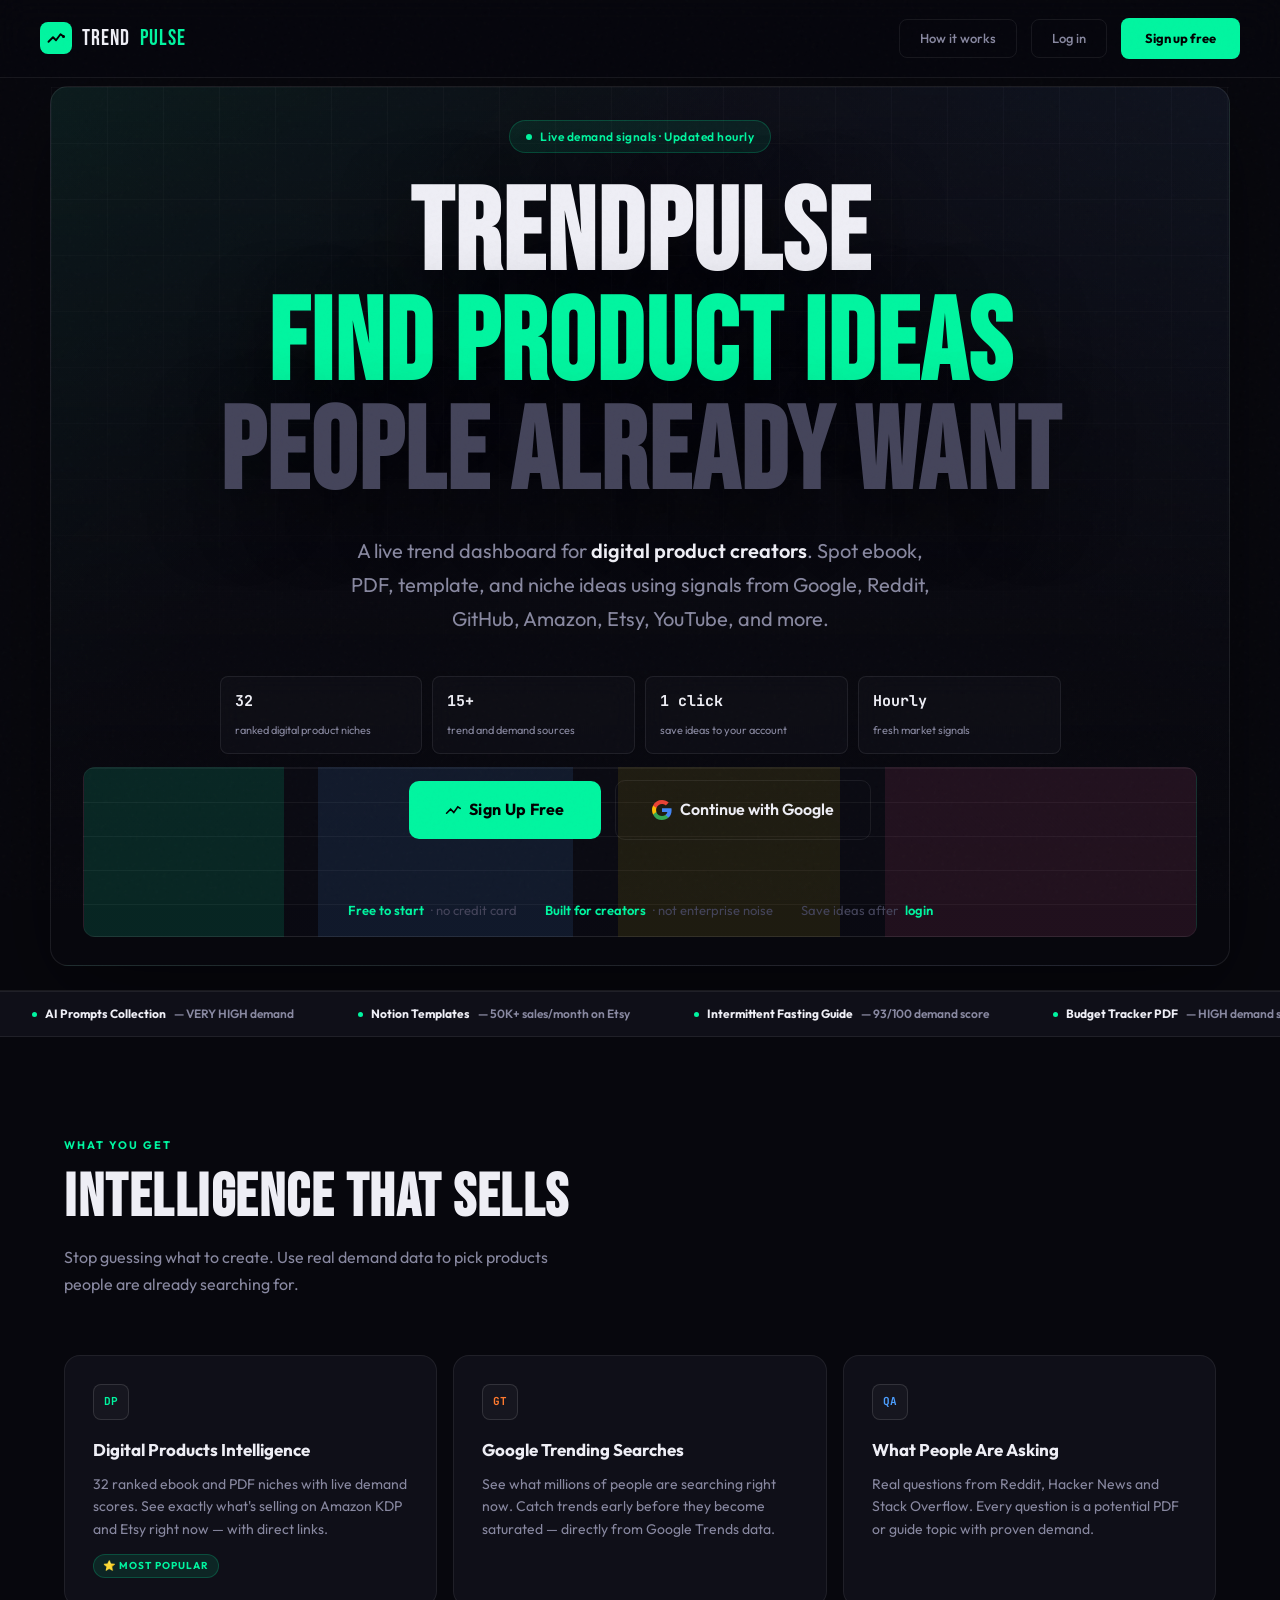
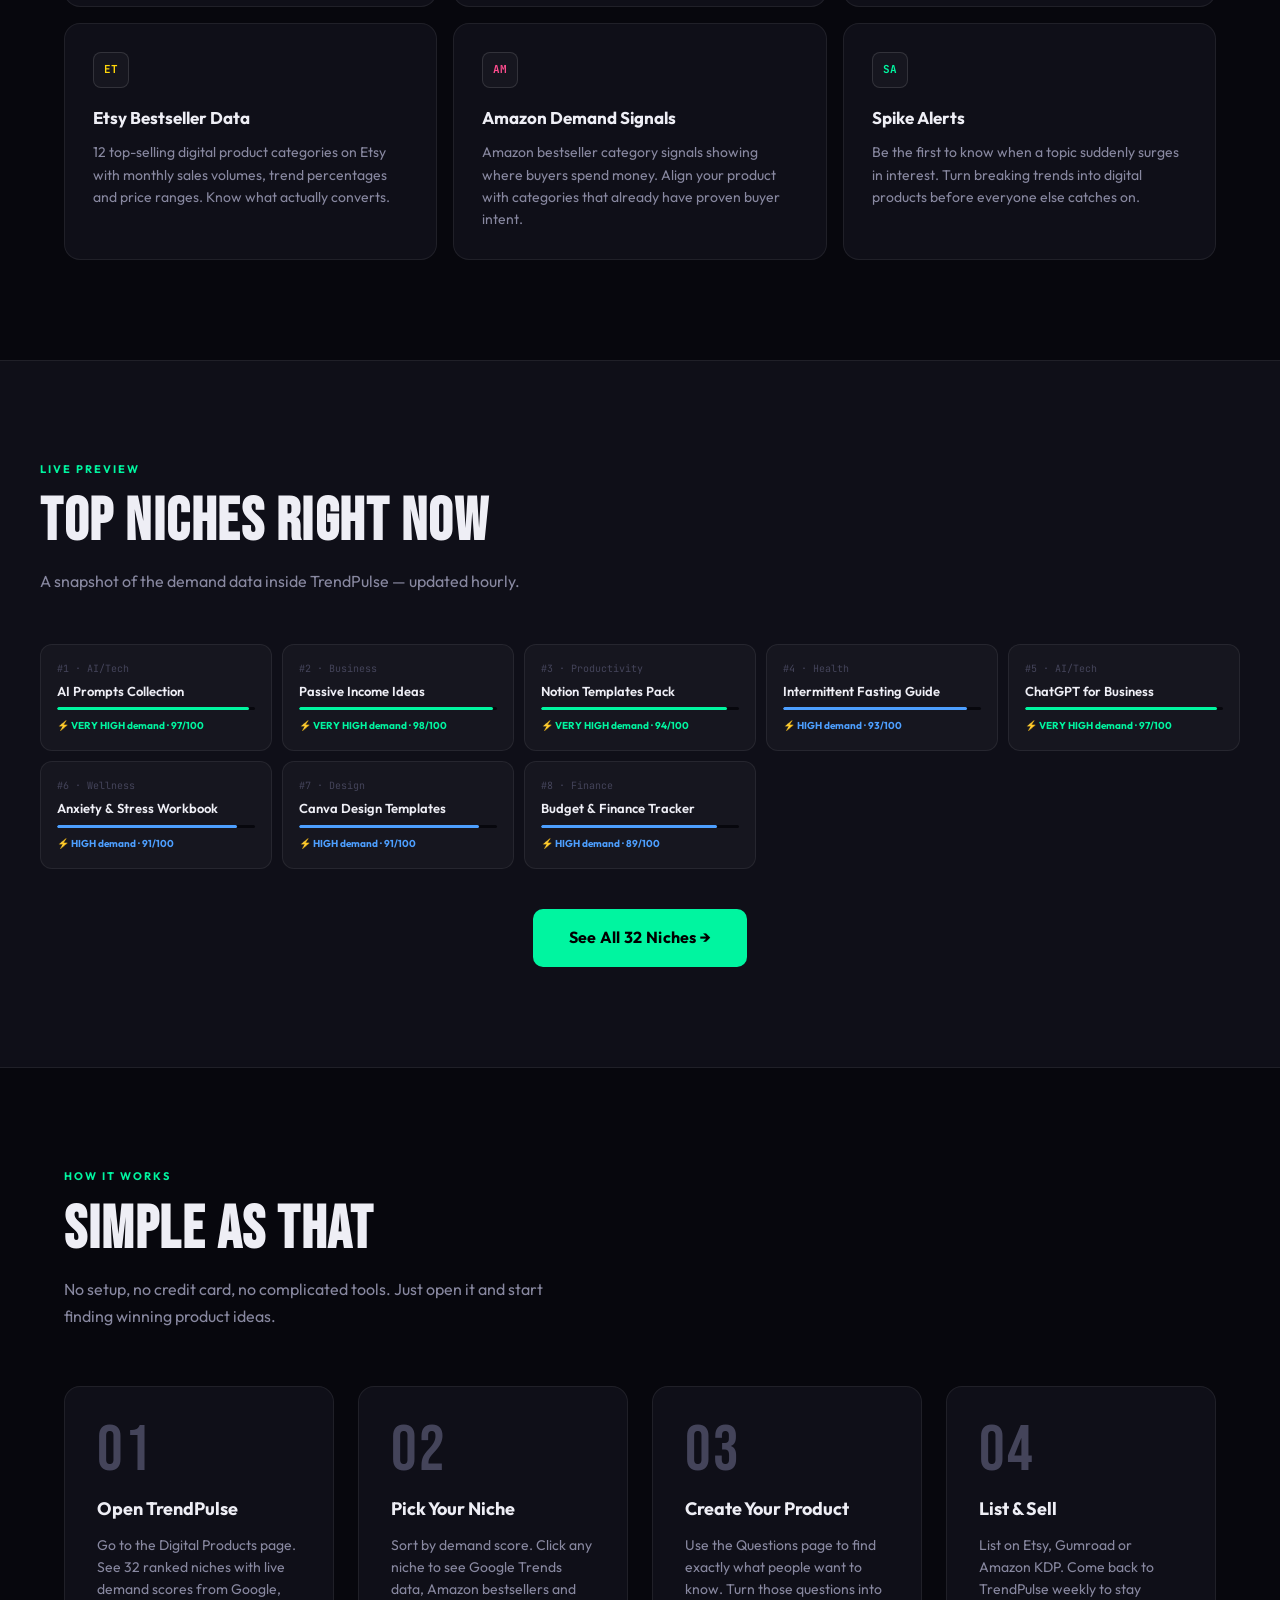
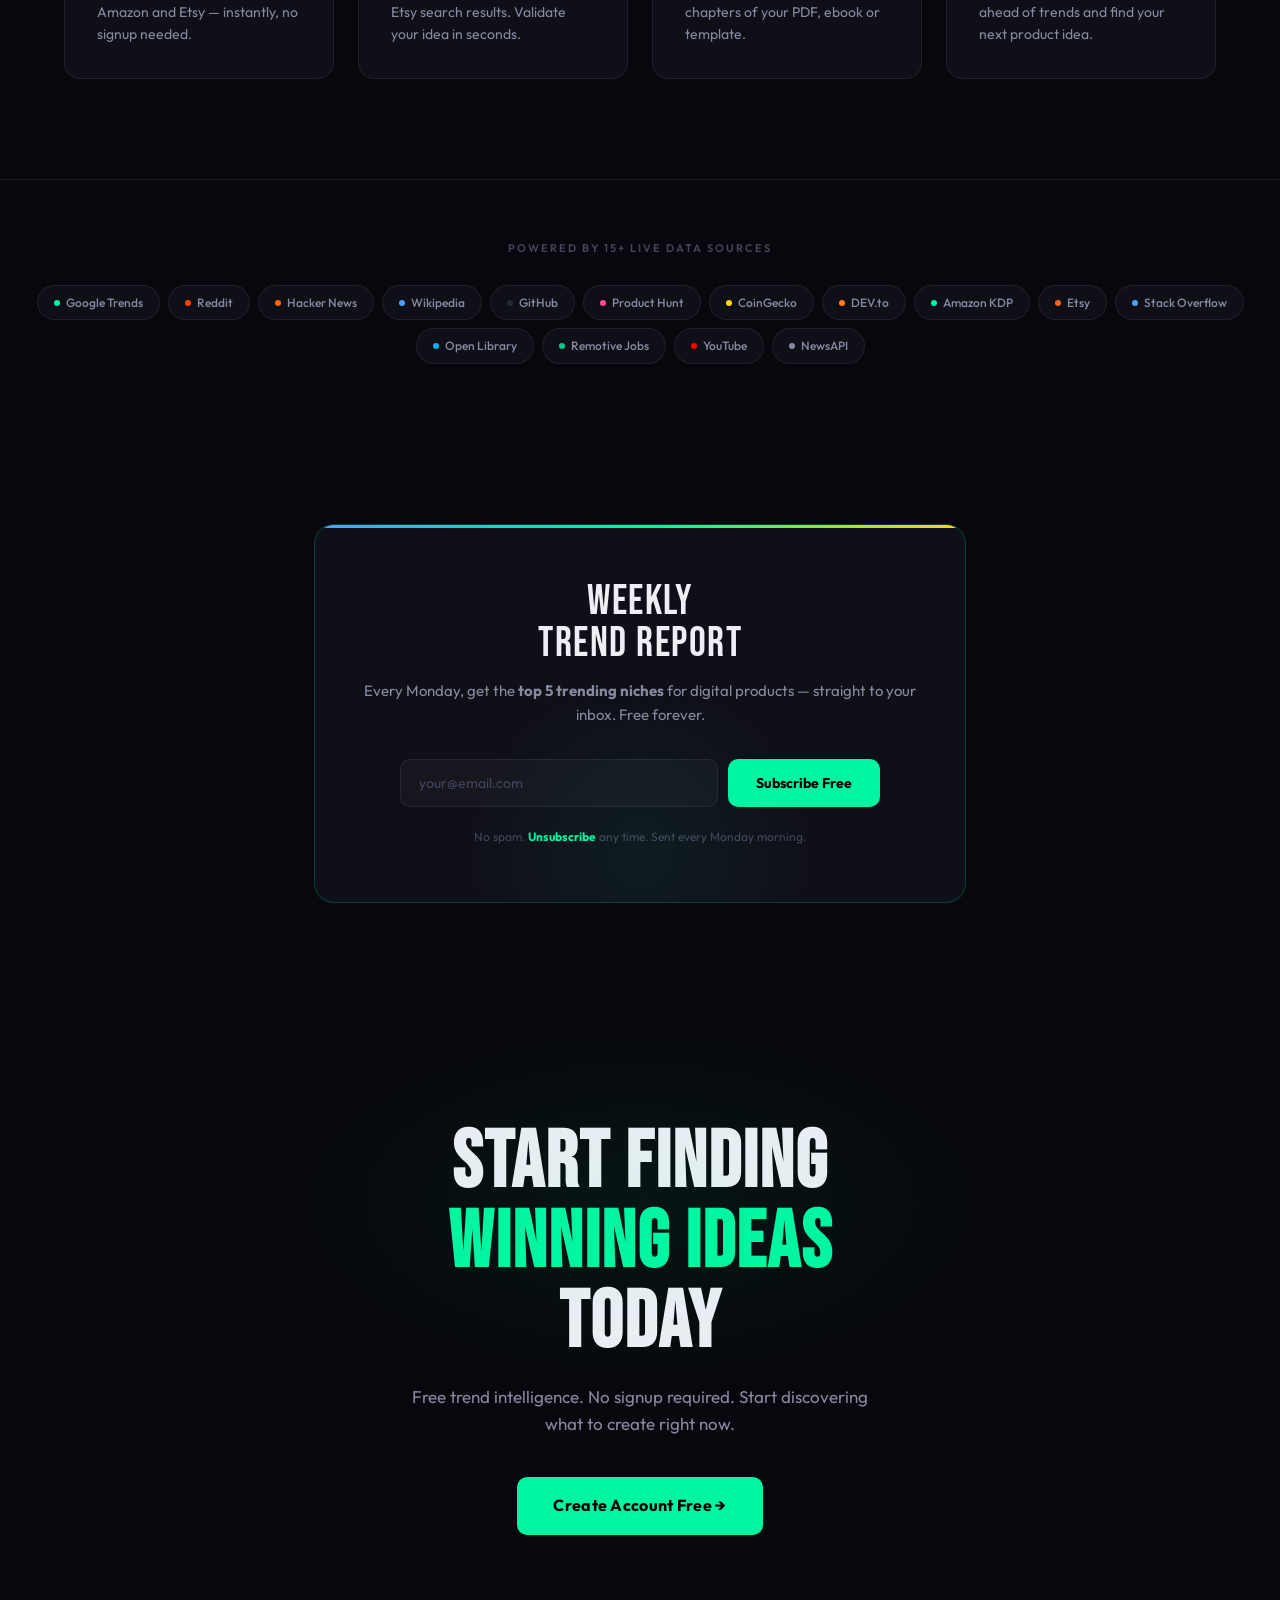
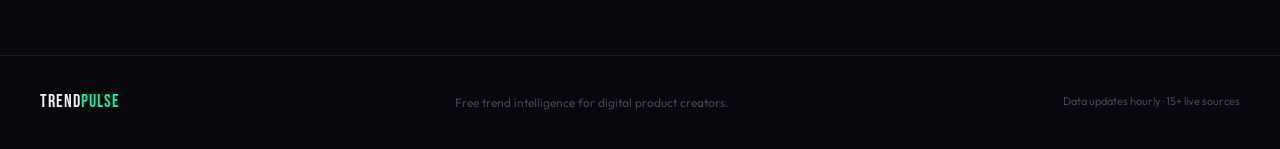
<file: frontend/landing.html>
<!DOCTYPE html>
<html lang="en">
<head>
  <meta charset="UTF-8"/>
  <meta name="viewport" content="width=device-width,initial-scale=1.0"/>
  <title>TrendPulse — Discover What People Want to Buy</title>
  <meta name="description" content="Free trend intelligence for digital product creators. Find what PDFs, ebooks and templates are in demand right now using live data from Google, Reddit, Amazon and Etsy."/>
  <script>
    (() => {
      const token = localStorage.getItem('tp_token');
      if (!token) return;
      try {
        const encoded = (token.split('.')[1] || '').replace(/-/g, '+').replace(/_/g, '/');
        const payload = JSON.parse(atob(encoded.padEnd(Math.ceil(encoded.length / 4) * 4, '=')));
        const isExpired = payload.exp && payload.exp * 1000 <= Date.now();
        if (!isExpired) window.location.replace('/dashboard');
        else localStorage.removeItem('tp_token');
      } catch(e) {
        localStorage.removeItem('tp_token');
      }
    })();
  </script>
  <link rel="preconnect" href="https://fonts.googleapis.com"/>
  <link href="https://fonts.googleapis.com/css2?family=Bebas+Neue&family=Outfit:wght@300;400;500;600;700&family=JetBrains+Mono:wght@400;500&display=swap" rel="stylesheet"/>
  <style>
    :root {
      --bg: #07070d;
      --bg2: #0f0f18;
      --bg3: #16161f;
      --border: rgba(255,255,255,0.07);
      --accent: #00f5a0;
      --accent2: #00c97e;
      --blue: #4d9fff;
      --orange: #ff7a2f;
      --pink: #ff4d8f;
      --yellow: #ffd60a;
      --text: #eeeef5;
      --text2: #8888a0;
      --text3: #44445a;
      --fd: 'Bebas Neue', sans-serif;
      --fb: 'Outfit', sans-serif;
      --fm: 'JetBrains Mono', monospace;
    }
    *, *::before, *::after { box-sizing: border-box; margin: 0; padding: 0; }
    html { scroll-behavior: smooth; }
    body {
      font-family: var(--fb);
      background: var(--bg);
      color: var(--text);
      font-size: 16px;
      line-height: 1.6;
      overflow-x: hidden;
    }

    /* ── NOISE OVERLAY ── */
    body::before {
      content: '';
      position: fixed;
      inset: 0;
      background-image: url("data:image/svg+xml,%3Csvg viewBox='0 0 256 256' xmlns='http://www.w3.org/2000/svg'%3E%3Cfilter id='n'%3E%3CfeTurbulence type='fractalNoise' baseFrequency='0.9' numOctaves='4' stitchTiles='stitch'/%3E%3C/filter%3E%3Crect width='100%25' height='100%25' filter='url(%23n)' opacity='0.04'/%3E%3C/svg%3E");
      pointer-events: none;
      z-index: 1000;
      opacity: 0.5;
    }

    /* ── NAV ── */
    nav {
      position: fixed;
      top: 0; left: 0; right: 0;
      z-index: 100;
      display: flex;
      align-items: center;
      justify-content: space-between;
      padding: 18px 40px;
      background: rgba(7,7,13,0.85);
      backdrop-filter: blur(16px);
      border-bottom: 1px solid var(--border);
    }
    .nav-logo {
      display: flex;
      align-items: center;
      gap: 10px;
      font-family: var(--fd);
      font-size: 22px;
      letter-spacing: 1px;
    }
    .nav-logo-icon {
      width: 32px; height: 32px;
      background: var(--accent);
      border-radius: 8px;
      display: flex; align-items: center; justify-content: center;
    }
    .nav-logo em { font-style: normal; color: var(--accent); }
    .nav-cta {
      display: flex;
      align-items: center;
      gap: 14px;
    }
    .btn-ghost {
      padding: 8px 20px;
      border: 1px solid var(--border);
      border-radius: 8px;
      color: var(--text2);
      font-size: 13px;
      font-weight: 500;
      text-decoration: none;
      transition: all .2s;
      font-family: var(--fb);
    }
    .btn-ghost:hover { border-color: var(--accent); color: var(--accent); }
    .btn-primary {
      padding: 10px 24px;
      background: var(--accent);
      color: #000;
      border: none;
      border-radius: 8px;
      font-size: 13px;
      font-weight: 700;
      text-decoration: none;
      cursor: pointer;
      transition: all .2s;
      font-family: var(--fb);
    }
    .btn-primary:hover { background: var(--accent2); transform: translateY(-1px); }
    .btn-google {
      padding: 9px 20px;
      background: #fff;
      color: #1f1f1f;
      border: 1px solid rgba(255,255,255,0.2);
      border-radius: 8px;
      font-size: 13px;
      font-weight: 700;
      text-decoration: none;
      transition: all .2s;
      font-family: var(--fb);
    }
    .btn-google:hover { transform: translateY(-1px); box-shadow: 0 12px 30px rgba(0,0,0,.22); }

    /* ── HERO ── */
    .hero {
      min-height: 92vh;
      display: flex;
      align-items: center;
      justify-content: center;
      text-align: center;
      padding: 120px 24px 70px;
      position: relative;
      overflow: hidden;
      border-bottom: 1px solid var(--border);
    }
    .hero-dashboard-bg {
      position: absolute;
      inset: 86px 24px 24px;
      max-width: 1180px;
      margin: 0 auto;
      border: 1px solid rgba(255,255,255,0.09);
      border-radius: 18px;
      background:
        linear-gradient(180deg, rgba(7,7,13,0.3), rgba(7,7,13,0.94)),
        linear-gradient(135deg, rgba(0,245,160,0.10), transparent 34%),
        linear-gradient(225deg, rgba(77,159,255,0.08), transparent 34%),
        var(--bg2);
      box-shadow: 0 28px 90px rgba(0,0,0,0.46);
      opacity: 0.92;
      pointer-events: none;
    }
    .hero-dashboard-bg::before {
      content: '';
      position: absolute;
      inset: 0;
      background-image:
        linear-gradient(rgba(255,255,255,0.04) 1px, transparent 1px),
        linear-gradient(90deg, rgba(255,255,255,0.04) 1px, transparent 1px);
      background-size: 56px 56px;
      mask-image: linear-gradient(to bottom, rgba(0,0,0,0.7), transparent 80%);
    }
    .hero-dashboard-bg::after {
      content: '';
      position: absolute;
      left: 32px;
      right: 32px;
      bottom: 28px;
      height: 170px;
      border: 1px solid rgba(255,255,255,0.08);
      border-radius: 12px;
      background:
        linear-gradient(90deg, rgba(0,245,160,0.18) 0 18%, transparent 18% 21%, rgba(77,159,255,0.16) 21% 44%, transparent 44% 48%, rgba(255,214,10,0.13) 48% 68%, transparent 68% 72%, rgba(255,77,143,0.14) 72% 100%),
        repeating-linear-gradient(180deg, rgba(255,255,255,0.08) 0 1px, transparent 1px 34px),
        rgba(15,15,24,0.72);
      opacity: 0.72;
    }
    .hero-content { position: relative; z-index: 1; max-width: 930px; }
    .hero-badge {
      display: inline-flex;
      align-items: center;
      gap: 8px;
      padding: 6px 16px;
      background: rgba(0,245,160,0.08);
      border: 1px solid rgba(0,245,160,0.2);
      border-radius: 100px;
      font-size: 12px;
      font-weight: 600;
      color: var(--accent);
      margin-bottom: 28px;
      letter-spacing: .5px;
    }
    .hero-badge::before {
      content: '';
      width: 6px; height: 6px;
      background: var(--accent);
      border-radius: 50%;
      animation: pulse 2s infinite;
    }
    @keyframes pulse {
      0%, 100% { opacity: 1; transform: scale(1); }
      50% { opacity: 0.5; transform: scale(1.3); }
    }
    .hero-title {
      font-family: var(--fd);
      font-size: clamp(58px, 9vw, 116px);
      line-height: 0.95;
      letter-spacing: 2px;
      margin-bottom: 24px;
      text-shadow: 0 24px 70px rgba(0,0,0,0.6);
    }
    .hero-title .accent { color: var(--accent); }
    .hero-title .dim { color: var(--text3); }
    .hero-sub {
      font-size: clamp(16px, 2.5vw, 20px);
      color: var(--text2);
      max-width: 580px;
      margin: 0 auto 40px;
      line-height: 1.7;
      font-weight: 400;
    }
    .hero-sub strong { color: var(--text); font-weight: 600; }
    .hero-actions {
      display: flex;
      align-items: center;
      justify-content: center;
      gap: 14px;
      flex-wrap: wrap;
      margin-bottom: 60px;
    }
    .btn-hero {
      display: inline-flex;
      align-items: center;
      gap: 8px;
      padding: 16px 36px;
      background: var(--accent);
      color: #000;
      border: none;
      border-radius: 10px;
      font-size: 16px;
      font-weight: 700;
      text-decoration: none;
      cursor: pointer;
      transition: all .25s;
      font-family: var(--fb);
      letter-spacing: .3px;
    }
    .btn-hero:hover {
      background: var(--accent2);
      transform: translateY(-3px);
      box-shadow: 0 20px 50px rgba(0,245,160,0.25);
    }
    .btn-hero-ghost {
      display: inline-flex;
      align-items: center;
      justify-content: center;
      gap: 8px;
      padding: 16px 36px;
      background: transparent;
      color: var(--text);
      border: 1px solid var(--border);
      border-radius: 10px;
      font-size: 16px;
      font-weight: 600;
      text-decoration: none;
      cursor: pointer;
      transition: all .25s;
      font-family: var(--fb);
    }
    .google-mark { width: 20px; height: 20px; flex: 0 0 20px; }
    .btn-hero-ghost:hover { border-color: var(--text2); transform: translateY(-2px); }
    .hero-proof {
      display: flex;
      align-items: center;
      justify-content: center;
      gap: 28px;
      flex-wrap: wrap;
    }
    .proof-item {
      display: flex;
      align-items: center;
      gap: 7px;
      font-size: 13px;
      color: var(--text3);
    }
    .proof-item span { color: var(--accent); font-weight: 600; }

    .showcase-strip {
      display: grid;
      grid-template-columns: repeat(4, minmax(0,1fr));
      gap: 10px;
      max-width: 960px;
      margin: 0 auto 26px;
      text-align: left;
    }
    .showcase-stat {
      background: rgba(15,15,24,0.74);
      border: 1px solid rgba(255,255,255,0.08);
      border-radius: 8px;
      padding: 12px 14px;
      backdrop-filter: blur(12px);
    }
    .showcase-stat strong {
      display: block;
      color: var(--text);
      font-family: var(--fm);
      font-size: 15px;
      margin-bottom: 3px;
    }
    .showcase-stat span { color: var(--text2); font-size: 11px; }

    /* ── TICKER ── */
    .ticker-wrap {
      overflow: hidden;
      border-top: 1px solid var(--border);
      border-bottom: 1px solid var(--border);
      background: var(--bg2);
      padding: 12px 0;
    }
    .ticker {
      display: flex;
      gap: 0;
      animation: ticker 30s linear infinite;
      width: max-content;
    }
    .ticker:hover { animation-play-state: paused; }
    @keyframes ticker { from { transform: translateX(0); } to { transform: translateX(-50%); } }
    .ticker-item {
      display: flex;
      align-items: center;
      gap: 8px;
      padding: 0 32px;
      font-size: 12px;
      font-weight: 600;
      white-space: nowrap;
      color: var(--text2);
    }
    .ticker-item .dot {
      width: 5px; height: 5px;
      border-radius: 50%;
      background: var(--accent);
      flex-shrink: 0;
    }
    .ticker-item strong { color: var(--text); }

    /* ── FEATURES ── */
    .section { padding: 100px 24px; max-width: 1200px; margin: 0 auto; }
    .section-label {
      font-size: 11px;
      font-weight: 700;
      text-transform: uppercase;
      letter-spacing: 2px;
      color: var(--accent);
      margin-bottom: 14px;
    }
    .section-title {
      font-family: var(--fd);
      font-size: clamp(36px, 5vw, 60px);
      letter-spacing: 1.5px;
      line-height: 1;
      margin-bottom: 16px;
    }
    .section-sub {
      font-size: 16px;
      color: var(--text2);
      max-width: 520px;
      line-height: 1.7;
      margin-bottom: 56px;
    }
    .features-grid {
      display: grid;
      grid-template-columns: repeat(auto-fill, minmax(320px, 1fr));
      gap: 16px;
    }
    .feature-card {
      background: var(--bg2);
      border: 1px solid var(--border);
      border-radius: 16px;
      padding: 28px;
      transition: all .25s;
      position: relative;
      overflow: hidden;
    }
    .feature-card::before {
      content: '';
      position: absolute;
      top: 0; left: 0; right: 0;
      height: 2px;
      background: linear-gradient(90deg, transparent, var(--accent-color, var(--accent)), transparent);
      opacity: 0;
      transition: opacity .25s;
    }
    .feature-card:hover { border-color: rgba(255,255,255,0.15); transform: translateY(-4px); }
    .feature-card:hover::before { opacity: 1; }
    .feature-icon {
      width: 36px;
      height: 36px;
      border: 1px solid rgba(255,255,255,0.12);
      border-radius: 8px;
      display: inline-flex;
      align-items: center;
      justify-content: center;
      color: var(--accent-color, var(--accent));
      background: rgba(255,255,255,0.03);
      font-family: var(--fm);
      font-size: 11px;
      font-weight: 700;
      margin-bottom: 16px;
    }
    .feature-title {
      font-size: 17px;
      font-weight: 700;
      margin-bottom: 10px;
    }
    .feature-desc {
      font-size: 14px;
      color: var(--text2);
      line-height: 1.6;
    }
    .feature-tag {
      display: inline-block;
      margin-top: 14px;
      font-size: 10px;
      font-weight: 700;
      text-transform: uppercase;
      letter-spacing: 1px;
      padding: 3px 9px;
      border-radius: 100px;
      background: rgba(0,245,160,0.1);
      color: var(--accent);
      border: 1px solid rgba(0,245,160,0.2);
    }

    /* ── NICHES PREVIEW ── */
    .niches-section {
      background: var(--bg2);
      border-top: 1px solid var(--border);
      border-bottom: 1px solid var(--border);
      padding: 100px 24px;
    }
    .niches-inner { max-width: 1200px; margin: 0 auto; }
    .niches-grid {
      display: grid;
      grid-template-columns: repeat(auto-fill, minmax(200px, 1fr));
      gap: 10px;
      margin-top: 48px;
    }
    .niche-card {
      background: var(--bg3);
      border: 1px solid var(--border);
      border-radius: 12px;
      padding: 16px;
      transition: all .2s;
      cursor: pointer;
      text-decoration: none;
    }
    .niche-card:hover { border-color: var(--accent); transform: translateY(-3px); }
    .niche-rank { font-family: var(--fm); font-size: 10px; color: var(--text3); margin-bottom: 6px; }
    .niche-name { font-size: 13px; font-weight: 600; color: var(--text); margin-bottom: 8px; line-height: 1.3; }
    .niche-bar { height: 3px; background: var(--bg); border-radius: 2px; overflow: hidden; margin-bottom: 8px; }
    .niche-fill { height: 100%; border-radius: 2px; }
    .niche-signal { font-size: 10px; font-weight: 700; }
    .niche-cat {
      font-size: 9px;
      font-weight: 600;
      text-transform: uppercase;
      letter-spacing: .8px;
      padding: 2px 7px;
      border-radius: 100px;
      margin-top: 6px;
      display: inline-block;
    }

    /* ── EMAIL SECTION ── */
    .email-section {
      padding: 100px 24px;
      max-width: 700px;
      margin: 0 auto;
      text-align: center;
    }
    .email-card {
      background: var(--bg2);
      border: 1px solid rgba(0,245,160,0.2);
      border-radius: 20px;
      padding: 56px 48px;
      position: relative;
      overflow: hidden;
    }
    .email-card::before {
      content: '';
      position: absolute;
      top: 0; left: 0; right: 0;
      height: 3px;
      background: linear-gradient(90deg, var(--blue), var(--accent), var(--yellow));
    }
    .email-glow {
      position: absolute;
      bottom: -100px;
      left: 50%;
      transform: translateX(-50%);
      width: 400px;
      height: 300px;
      background: radial-gradient(circle, rgba(0,245,160,0.06) 0%, transparent 70%);
      pointer-events: none;
    }
    .email-title {
      font-family: var(--fd);
      font-size: 42px;
      letter-spacing: 1.5px;
      margin-bottom: 14px;
      line-height: 1;
    }
    .email-sub {
      font-size: 15px;
      color: var(--text2);
      margin-bottom: 32px;
      line-height: 1.6;
    }
    .email-form {
      display: flex;
      gap: 10px;
      max-width: 480px;
      margin: 0 auto 20px;
    }
    .email-input {
      flex: 1;
      padding: 14px 18px;
      background: var(--bg3);
      border: 1px solid var(--border);
      border-radius: 10px;
      color: var(--text);
      font-size: 14px;
      font-family: var(--fb);
      outline: none;
      transition: border-color .2s;
    }
    .email-input:focus { border-color: var(--accent); }
    .email-input::placeholder { color: var(--text3); }
    .email-submit {
      padding: 14px 28px;
      background: var(--accent);
      color: #000;
      border: none;
      border-radius: 10px;
      font-size: 14px;
      font-weight: 700;
      cursor: pointer;
      transition: all .2s;
      font-family: var(--fb);
      white-space: nowrap;
    }
    .email-submit:hover { background: var(--accent2); transform: translateY(-1px); }
    .email-note {
      font-size: 12px;
      color: var(--text3);
    }
    .email-note strong { color: var(--accent); }
    .email-success {
      display: none;
      padding: 16px 24px;
      background: rgba(0,245,160,0.1);
      border: 1px solid rgba(0,245,160,0.3);
      border-radius: 10px;
      color: var(--accent);
      font-weight: 600;
      font-size: 14px;
      margin-top: 16px;
    }

    /* ── SOURCES BAR ── */
    .sources-bar {
      padding: 60px 24px;
      text-align: center;
      border-top: 1px solid var(--border);
    }
    .sources-label {
      font-size: 11px;
      font-weight: 600;
      text-transform: uppercase;
      letter-spacing: 2px;
      color: var(--text3);
      margin-bottom: 28px;
    }
    .sources-list {
      display: flex;
      align-items: center;
      justify-content: center;
      gap: 8px;
      flex-wrap: wrap;
    }
    .source-pill {
      display: flex;
      align-items: center;
      gap: 6px;
      padding: 7px 16px;
      background: var(--bg2);
      border: 1px solid var(--border);
      border-radius: 100px;
      font-size: 12px;
      font-weight: 500;
      color: var(--text2);
    }
    .source-dot { width: 6px; height: 6px; border-radius: 50%; }

    /* ── HOW IT WORKS ── */
    .steps-grid {
      display: grid;
      grid-template-columns: repeat(auto-fill, minmax(260px, 1fr));
      gap: 24px;
    }
    .step-card {
      position: relative;
      padding: 32px;
      background: var(--bg2);
      border: 1px solid var(--border);
      border-radius: 16px;
    }
    .step-num {
      font-family: var(--fd);
      font-size: 64px;
      color: var(--text3);
      line-height: 1;
      margin-bottom: 12px;
      letter-spacing: 2px;
    }
    .step-title { font-size: 18px; font-weight: 700; margin-bottom: 10px; }
    .step-desc { font-size: 14px; color: var(--text2); line-height: 1.6; }

    /* ── CTA SECTION ── */
    .cta-section {
      padding: 120px 24px;
      text-align: center;
      position: relative;
      overflow: hidden;
    }
    .cta-section::before {
      content: '';
      position: absolute;
      top: 0; left: 50%; transform: translateX(-50%);
      width: 800px; height: 400px;
      background: radial-gradient(ellipse, rgba(0,245,160,0.06) 0%, transparent 70%);
      pointer-events: none;
    }
    .cta-title {
      font-family: var(--fd);
      font-size: clamp(44px, 7vw, 80px);
      letter-spacing: 2px;
      line-height: 1;
      margin-bottom: 20px;
    }
    .cta-sub {
      font-size: 17px;
      color: var(--text2);
      margin-bottom: 40px;
      max-width: 480px;
      margin-left: auto;
      margin-right: auto;
    }

    /* ── FOOTER ── */
    footer {
      border-top: 1px solid var(--border);
      padding: 32px 40px;
      display: flex;
      align-items: center;
      justify-content: space-between;
      flex-wrap: wrap;
      gap: 12px;
    }
    .footer-logo {
      font-family: var(--fd);
      font-size: 18px;
      letter-spacing: 1px;
    }
    .footer-logo em { font-style: normal; color: var(--accent); }
    footer p { font-size: 12px; color: var(--text3); }

    /* ── ANIMATIONS ── */
    .fade-up {
      opacity: 0;
      transform: translateY(30px);
      transition: opacity .6s ease, transform .6s ease;
    }
    .fade-up.visible { opacity: 1; transform: translateY(0); }

    @media (max-width: 640px) {
      nav { padding: 14px 20px; }
      .nav-cta { gap: 8px; }
      .nav-cta .btn-ghost:first-child { display: none; }
      .btn-ghost, .btn-primary { padding: 8px 12px; }
      .hero { min-height: 88vh; padding-top: 104px; }
      .hero-dashboard-bg { inset: 72px 10px 14px; border-radius: 12px; }
      .showcase-strip { grid-template-columns: repeat(2, minmax(0,1fr)); }
      .email-card { padding: 36px 24px; }
      .email-form { flex-direction: column; }
      footer { flex-direction: column; text-align: center; }
    }
  </style>
</head>
<body>

<!-- NAV -->
<nav>
  <div class="nav-logo">
    <div class="nav-logo-icon">
      <svg viewBox="0 0 24 24" fill="none" width="18" height="18">
        <polyline points="2,17 8,11 12,15 18,7 22,10" stroke="#000" stroke-width="2.5" stroke-linecap="round" stroke-linejoin="round"/>
        <circle cx="22" cy="10" r="2" fill="#000"/>
      </svg>
    </div>
    Trend<em>Pulse</em>
  </div>
  <div class="nav-cta">
    <a href="#how" class="btn-ghost">How it works</a>
    <a href="/dashboard?auth=login" class="btn-ghost">Log in</a>
    <a href="/dashboard?auth=register" class="btn-primary">Sign up free</a>
  </div>
</nav>

<!-- HERO -->
<section class="hero">
  <div class="hero-dashboard-bg"></div>
  <div class="hero-content">
    <div class="hero-badge">Live demand signals · Updated hourly</div>
    <h1 class="hero-title">
      TrendPulse<br>
      <span class="accent">Find Product Ideas</span><br>
      <span class="dim">People Already Want</span>
    </h1>
    <p class="hero-sub">
      A live trend dashboard for <strong>digital product creators</strong>. Spot ebook, PDF, template, and niche ideas using signals from Google, Reddit, GitHub, Amazon, Etsy, YouTube, and more.
    </p>
    <div class="showcase-strip">
      <div class="showcase-stat"><strong>32</strong><span>ranked digital product niches</span></div>
      <div class="showcase-stat"><strong>15+</strong><span>trend and demand sources</span></div>
      <div class="showcase-stat"><strong>1 click</strong><span>save ideas to your account</span></div>
      <div class="showcase-stat"><strong>Hourly</strong><span>fresh market signals</span></div>
    </div>
    <div class="hero-actions">
      <a href="/dashboard?auth=register" class="btn-hero">
        <svg width="16" height="16" viewBox="0 0 20 20" fill="none"><polyline points="2,14 7,9 11,13 16,6 19,8" stroke="#000" stroke-width="2" stroke-linecap="round"/></svg>
        Sign Up Free
      </a>
      <a href="/api/auth/google" class="btn-hero-ghost"><svg class="google-mark" aria-hidden="true" viewBox="0 0 18 18"><path fill="#4285F4" d="M17.64 9.2c0-.64-.06-1.25-.16-1.84H9v3.48h4.84a4.14 4.14 0 0 1-1.8 2.72v2.26h2.92c1.7-1.57 2.68-3.88 2.68-6.62z"/><path fill="#34A853" d="M9 18c2.43 0 4.47-.8 5.96-2.18l-2.92-2.26c-.8.54-1.84.86-3.04.86-2.34 0-4.33-1.58-5.04-3.72H.94v2.34A9 9 0 0 0 9 18z"/><path fill="#FBBC05" d="M3.96 10.7A5.4 5.4 0 0 1 3.68 9c0-.59.1-1.16.28-1.7V4.96H.94A9 9 0 0 0 0 9c0 1.45.34 2.82.94 4.04l3.02-2.34z"/><path fill="#EA4335" d="M9 3.58c1.32 0 2.5.45 3.44 1.35l2.58-2.58C13.46.9 11.43 0 9 0A9 9 0 0 0 .94 4.96L3.96 7.3C4.67 5.16 6.66 3.58 9 3.58z"/></svg><span>Continue with Google</span></a>
    </div>
    <div class="hero-proof">
      <div class="proof-item"><span>Free to start</span> · no credit card</div>
      <div class="proof-item"><span>Built for creators</span> · not enterprise noise</div>
      <div class="proof-item">Save ideas after <span>login</span></div>
    </div>
  </div>
</section>

<!-- TICKER -->
<div class="ticker-wrap">
  <div class="ticker">
    <div class="ticker-item"><span class="dot"></span> <strong>AI Prompts Collection</strong> — VERY HIGH demand</div>
    <div class="ticker-item"><span class="dot"></span> <strong>Notion Templates</strong> — 50K+ sales/month on Etsy</div>
    <div class="ticker-item"><span class="dot"></span> <strong>Intermittent Fasting Guide</strong> — 93/100 demand score</div>
    <div class="ticker-item"><span class="dot"></span> <strong>Budget Tracker PDF</strong> — HIGH demand signal</div>
    <div class="ticker-item"><span class="dot"></span> <strong>ChatGPT for Business</strong> — VERY HIGH demand</div>
    <div class="ticker-item"><span class="dot"></span> <strong>Canva Templates</strong> — 80K+ sales/month on Etsy</div>
    <div class="ticker-item"><span class="dot"></span> <strong>Side Hustle Blueprint</strong> — HIGH demand signal</div>
    <div class="ticker-item"><span class="dot"></span> <strong>Mental Health Workbook</strong> — 90/100 demand score</div>
    <!-- duplicate for infinite scroll -->
    <div class="ticker-item"><span class="dot"></span> <strong>AI Prompts Collection</strong> — VERY HIGH demand</div>
    <div class="ticker-item"><span class="dot"></span> <strong>Notion Templates</strong> — 50K+ sales/month on Etsy</div>
    <div class="ticker-item"><span class="dot"></span> <strong>Intermittent Fasting Guide</strong> — 93/100 demand score</div>
    <div class="ticker-item"><span class="dot"></span> <strong>Budget Tracker PDF</strong> — HIGH demand signal</div>
    <div class="ticker-item"><span class="dot"></span> <strong>ChatGPT for Business</strong> — VERY HIGH demand</div>
    <div class="ticker-item"><span class="dot"></span> <strong>Canva Templates</strong> — 80K+ sales/month on Etsy</div>
    <div class="ticker-item"><span class="dot"></span> <strong>Side Hustle Blueprint</strong> — HIGH demand signal</div>
    <div class="ticker-item"><span class="dot"></span> <strong>Mental Health Workbook</strong> — 90/100 demand score</div>
  </div>
</div>

<!-- FEATURES -->
<div class="section fade-up" id="features">
  <div class="section-label">What You Get</div>
  <h2 class="section-title">Intelligence That Sells</h2>
  <p class="section-sub">Stop guessing what to create. Use real demand data to pick products people are already searching for.</p>
  <div class="features-grid">
    <div class="feature-card" style="--accent-color: var(--accent)">
      <span class="feature-icon">DP</span>
      <div class="feature-title">Digital Products Intelligence</div>
      <div class="feature-desc">32 ranked ebook and PDF niches with live demand scores. See exactly what's selling on Amazon KDP and Etsy right now — with direct links.</div>
      <div class="feature-tag">⭐ Most Popular</div>
    </div>
    <div class="feature-card" style="--accent-color: var(--orange)">
      <span class="feature-icon">GT</span>
      <div class="feature-title">Google Trending Searches</div>
      <div class="feature-desc">See what millions of people are searching right now. Catch trends early before they become saturated — directly from Google Trends data.</div>
    </div>
    <div class="feature-card" style="--accent-color: var(--blue)">
      <span class="feature-icon">QA</span>
      <div class="feature-title">What People Are Asking</div>
      <div class="feature-desc">Real questions from Reddit, Hacker News and Stack Overflow. Every question is a potential PDF or guide topic with proven demand.</div>
    </div>
    <div class="feature-card" style="--accent-color: var(--yellow)">
      <span class="feature-icon">ET</span>
      <div class="feature-title">Etsy Bestseller Data</div>
      <div class="feature-desc">12 top-selling digital product categories on Etsy with monthly sales volumes, trend percentages and price ranges. Know what actually converts.</div>
    </div>
    <div class="feature-card" style="--accent-color: var(--pink)">
      <span class="feature-icon">AM</span>
      <div class="feature-title">Amazon Demand Signals</div>
      <div class="feature-desc">Amazon bestseller category signals showing where buyers spend money. Align your product with categories that already have proven buyer intent.</div>
    </div>
    <div class="feature-card" style="--accent-color: var(--accent)">
      <span class="feature-icon">SA</span>
      <div class="feature-title">Spike Alerts</div>
      <div class="feature-desc">Be the first to know when a topic suddenly surges in interest. Turn breaking trends into digital products before everyone else catches on.</div>
    </div>
  </div>
</div>

<!-- NICHES PREVIEW -->
<div class="niches-section">
  <div class="niches-inner">
    <div class="section-label">Live Preview</div>
    <h2 class="section-title">Top Niches Right Now</h2>
    <p class="section-sub" style="margin-bottom:0">A snapshot of the demand data inside TrendPulse — updated hourly.</p>
    <div class="niches-grid">
      <a href="/dashboard?auth=register" class="niche-card">
        <div class="niche-rank">#1 · AI/Tech</div>
        <div class="niche-name">AI Prompts Collection</div>
        <div class="niche-bar"><div class="niche-fill" style="width:97%;background:#00f5a0"></div></div>
        <div class="niche-signal" style="color:#00f5a0">⚡ VERY HIGH demand · 97/100</div>
      </a>
      <a href="/dashboard?auth=register" class="niche-card">
        <div class="niche-rank">#2 · Business</div>
        <div class="niche-name">Passive Income Ideas</div>
        <div class="niche-bar"><div class="niche-fill" style="width:98%;background:#00f5a0"></div></div>
        <div class="niche-signal" style="color:#00f5a0">⚡ VERY HIGH demand · 98/100</div>
      </a>
      <a href="/dashboard?auth=register" class="niche-card">
        <div class="niche-rank">#3 · Productivity</div>
        <div class="niche-name">Notion Templates Pack</div>
        <div class="niche-bar"><div class="niche-fill" style="width:94%;background:#00f5a0"></div></div>
        <div class="niche-signal" style="color:#00f5a0">⚡ VERY HIGH demand · 94/100</div>
      </a>
      <a href="/dashboard?auth=register" class="niche-card">
        <div class="niche-rank">#4 · Health</div>
        <div class="niche-name">Intermittent Fasting Guide</div>
        <div class="niche-bar"><div class="niche-fill" style="width:93%;background:#4d9fff"></div></div>
        <div class="niche-signal" style="color:#4d9fff">⚡ HIGH demand · 93/100</div>
      </a>
      <a href="/dashboard?auth=register" class="niche-card">
        <div class="niche-rank">#5 · AI/Tech</div>
        <div class="niche-name">ChatGPT for Business</div>
        <div class="niche-bar"><div class="niche-fill" style="width:97%;background:#00f5a0"></div></div>
        <div class="niche-signal" style="color:#00f5a0">⚡ VERY HIGH demand · 97/100</div>
      </a>
      <a href="/dashboard?auth=register" class="niche-card">
        <div class="niche-rank">#6 · Wellness</div>
        <div class="niche-name">Anxiety & Stress Workbook</div>
        <div class="niche-bar"><div class="niche-fill" style="width:91%;background:#4d9fff"></div></div>
        <div class="niche-signal" style="color:#4d9fff">⚡ HIGH demand · 91/100</div>
      </a>
      <a href="/dashboard?auth=register" class="niche-card">
        <div class="niche-rank">#7 · Design</div>
        <div class="niche-name">Canva Design Templates</div>
        <div class="niche-bar"><div class="niche-fill" style="width:91%;background:#4d9fff"></div></div>
        <div class="niche-signal" style="color:#4d9fff">⚡ HIGH demand · 91/100</div>
      </a>
      <a href="/dashboard?auth=register" class="niche-card">
        <div class="niche-rank">#8 · Finance</div>
        <div class="niche-name">Budget & Finance Tracker</div>
        <div class="niche-bar"><div class="niche-fill" style="width:89%;background:#4d9fff"></div></div>
        <div class="niche-signal" style="color:#4d9fff">⚡ HIGH demand · 89/100</div>
      </a>
    </div>
    <div style="text-align:center;margin-top:40px">
      <a href="/dashboard?auth=register" class="btn-hero">See All 32 Niches →</a>
    </div>
  </div>
</div>

<!-- HOW IT WORKS -->
<div class="section fade-up" id="how">
  <div class="section-label">How It Works</div>
  <h2 class="section-title">Simple As That</h2>
  <p class="section-sub">No setup, no credit card, no complicated tools. Just open it and start finding winning product ideas.</p>
  <div class="steps-grid">
    <div class="step-card">
      <div class="step-num">01</div>
      <div class="step-title">Open TrendPulse</div>
      <div class="step-desc">Go to the Digital Products page. See 32 ranked niches with live demand scores from Google, Amazon and Etsy — instantly, no signup needed.</div>
    </div>
    <div class="step-card">
      <div class="step-num">02</div>
      <div class="step-title">Pick Your Niche</div>
      <div class="step-desc">Sort by demand score. Click any niche to see Google Trends data, Amazon bestsellers and Etsy search results. Validate your idea in seconds.</div>
    </div>
    <div class="step-card">
      <div class="step-num">03</div>
      <div class="step-title">Create Your Product</div>
      <div class="step-desc">Use the Questions page to find exactly what people want to know. Turn those questions into chapters of your PDF, ebook or template.</div>
    </div>
    <div class="step-card">
      <div class="step-num">04</div>
      <div class="step-title">List & Sell</div>
      <div class="step-desc">List on Etsy, Gumroad or Amazon KDP. Come back to TrendPulse weekly to stay ahead of trends and find your next product idea.</div>
    </div>
  </div>
</div>

<!-- SOURCES -->
<div class="sources-bar fade-up">
  <div class="sources-label">Powered by 15+ live data sources</div>
  <div class="sources-list">
    <div class="source-pill"><div class="source-dot" style="background:#00f5a0"></div>Google Trends</div>
    <div class="source-pill"><div class="source-dot" style="background:#ff4500"></div>Reddit</div>
    <div class="source-pill"><div class="source-dot" style="background:#ff6314"></div>Hacker News</div>
    <div class="source-pill"><div class="source-dot" style="background:#4d9fff"></div>Wikipedia</div>
    <div class="source-pill"><div class="source-dot" style="background:#24292e"></div>GitHub</div>
    <div class="source-pill"><div class="source-dot" style="background:#ff4d8f"></div>Product Hunt</div>
    <div class="source-pill"><div class="source-dot" style="background:#ffd60a"></div>CoinGecko</div>
    <div class="source-pill"><div class="source-dot" style="background:#ff7a2f"></div>DEV.to</div>
    <div class="source-pill"><div class="source-dot" style="background:#00f5a0"></div>Amazon KDP</div>
    <div class="source-pill"><div class="source-dot" style="background:#f1641e"></div>Etsy</div>
    <div class="source-pill"><div class="source-dot" style="background:#4d9fff"></div>Stack Overflow</div>
    <div class="source-pill"><div class="source-dot" style="background:#00b2ff"></div>Open Library</div>
    <div class="source-pill"><div class="source-dot" style="background:#00cc88"></div>Remotive Jobs</div>
    <div class="source-pill"><div class="source-dot" style="background:#ff0000"></div>YouTube</div>
    <div class="source-pill"><div class="source-dot" style="background:#8888a0"></div>NewsAPI</div>
  </div>
</div>

<!-- EMAIL CAPTURE -->
<div class="email-section fade-up" id="email">
  <div class="email-card">
    <div class="email-glow"></div>
    <div class="email-title">WEEKLY<br>TREND REPORT</div>
    <p class="email-sub">Every Monday, get the <strong>top 5 trending niches</strong> for digital products — straight to your inbox. Free forever.</p>
    <form class="email-form" onsubmit="handleSubmit(event)">
      <input type="email" class="email-input" id="emailInput" placeholder="your@email.com" required/>
      <button type="submit" class="email-submit">Subscribe Free</button>
    </form>
    <p class="email-note">No spam. <strong>Unsubscribe</strong> any time. Sent every Monday morning.</p>
    <div class="email-success" id="emailSuccess">
      You're in. Check your inbox Monday for your first trend report.
    </div>
  </div>
</div>

<!-- FINAL CTA -->
<div class="cta-section fade-up">
  <h2 class="cta-title">START FINDING<br><span style="color:var(--accent)">WINNING IDEAS</span><br>TODAY</h2>
  <p class="cta-sub">Free trend intelligence. No signup required. Start discovering what to create right now.</p>
  <a href="/dashboard?auth=register" class="btn-hero">Create Account Free →</a>
</div>

<!-- FOOTER -->
<footer>
  <div class="footer-logo">Trend<em>Pulse</em></div>
  <p>Free trend intelligence for digital product creators.</p>
  <p style="color:var(--text3);font-size:11px">Data updates hourly · 15+ live sources</p>
</footer>

<script>
  // Scroll animations
  const observer = new IntersectionObserver((entries) => {
    entries.forEach(e => { if (e.isIntersecting) e.target.classList.add('visible'); });
  }, { threshold: 0.1 });
  document.querySelectorAll('.fade-up').forEach(el => observer.observe(el));

  // Email form
  function handleSubmit(e) {
    e.preventDefault();
    const email = document.getElementById('emailInput').value;
    // Send to Beehiiv/Mailchimp — replace URL with your embed action
    // For now store locally and show success
    const subs = JSON.parse(localStorage.getItem('tp_subscribers') || '[]');
    subs.push({ email, date: new Date().toISOString() });
    localStorage.setItem('tp_subscribers', JSON.stringify(subs));

    document.querySelector('.email-form').style.display = 'none';
    document.getElementById('emailSuccess').style.display = 'block';

    // If you add Beehiiv later, submit here:
    // fetch('YOUR_BEEHIIV_ENDPOINT', { method:'POST', body: JSON.stringify({ email }) });
  }
</script>
</body>
</html>
</file>
